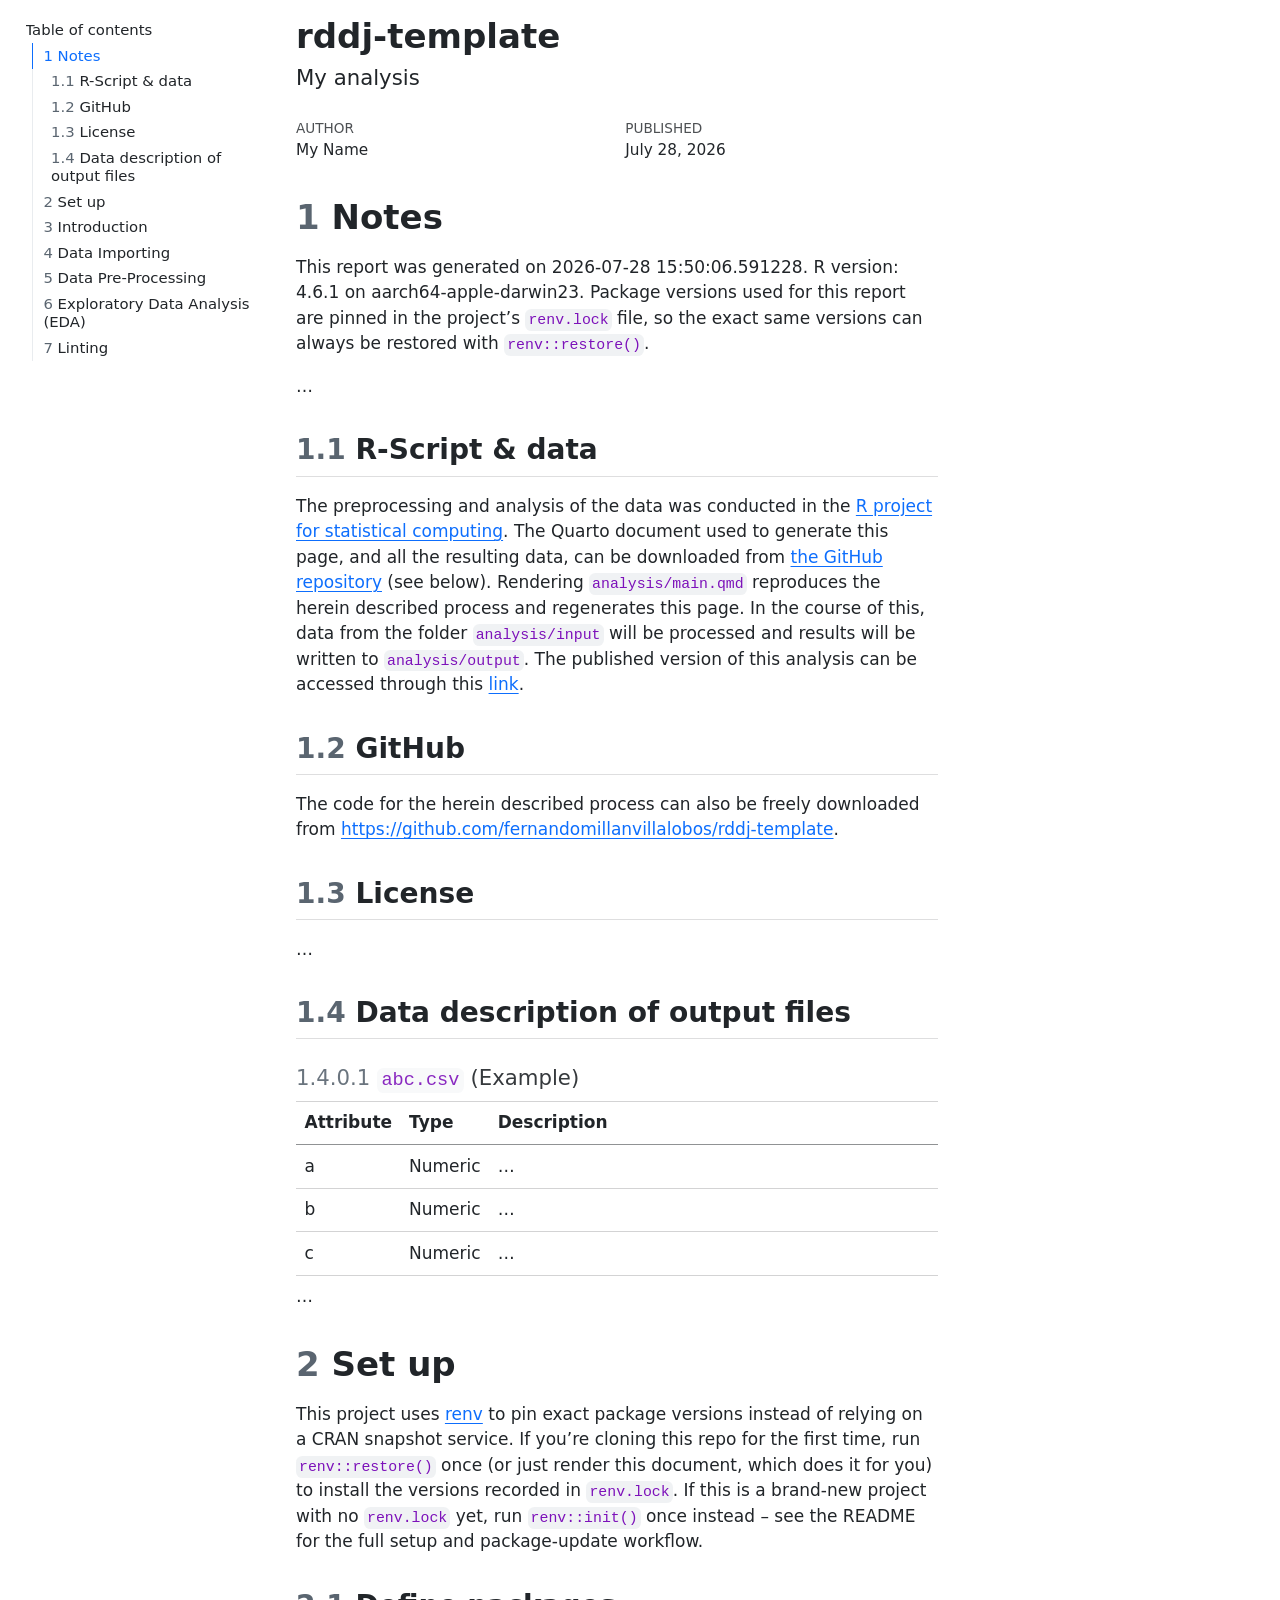
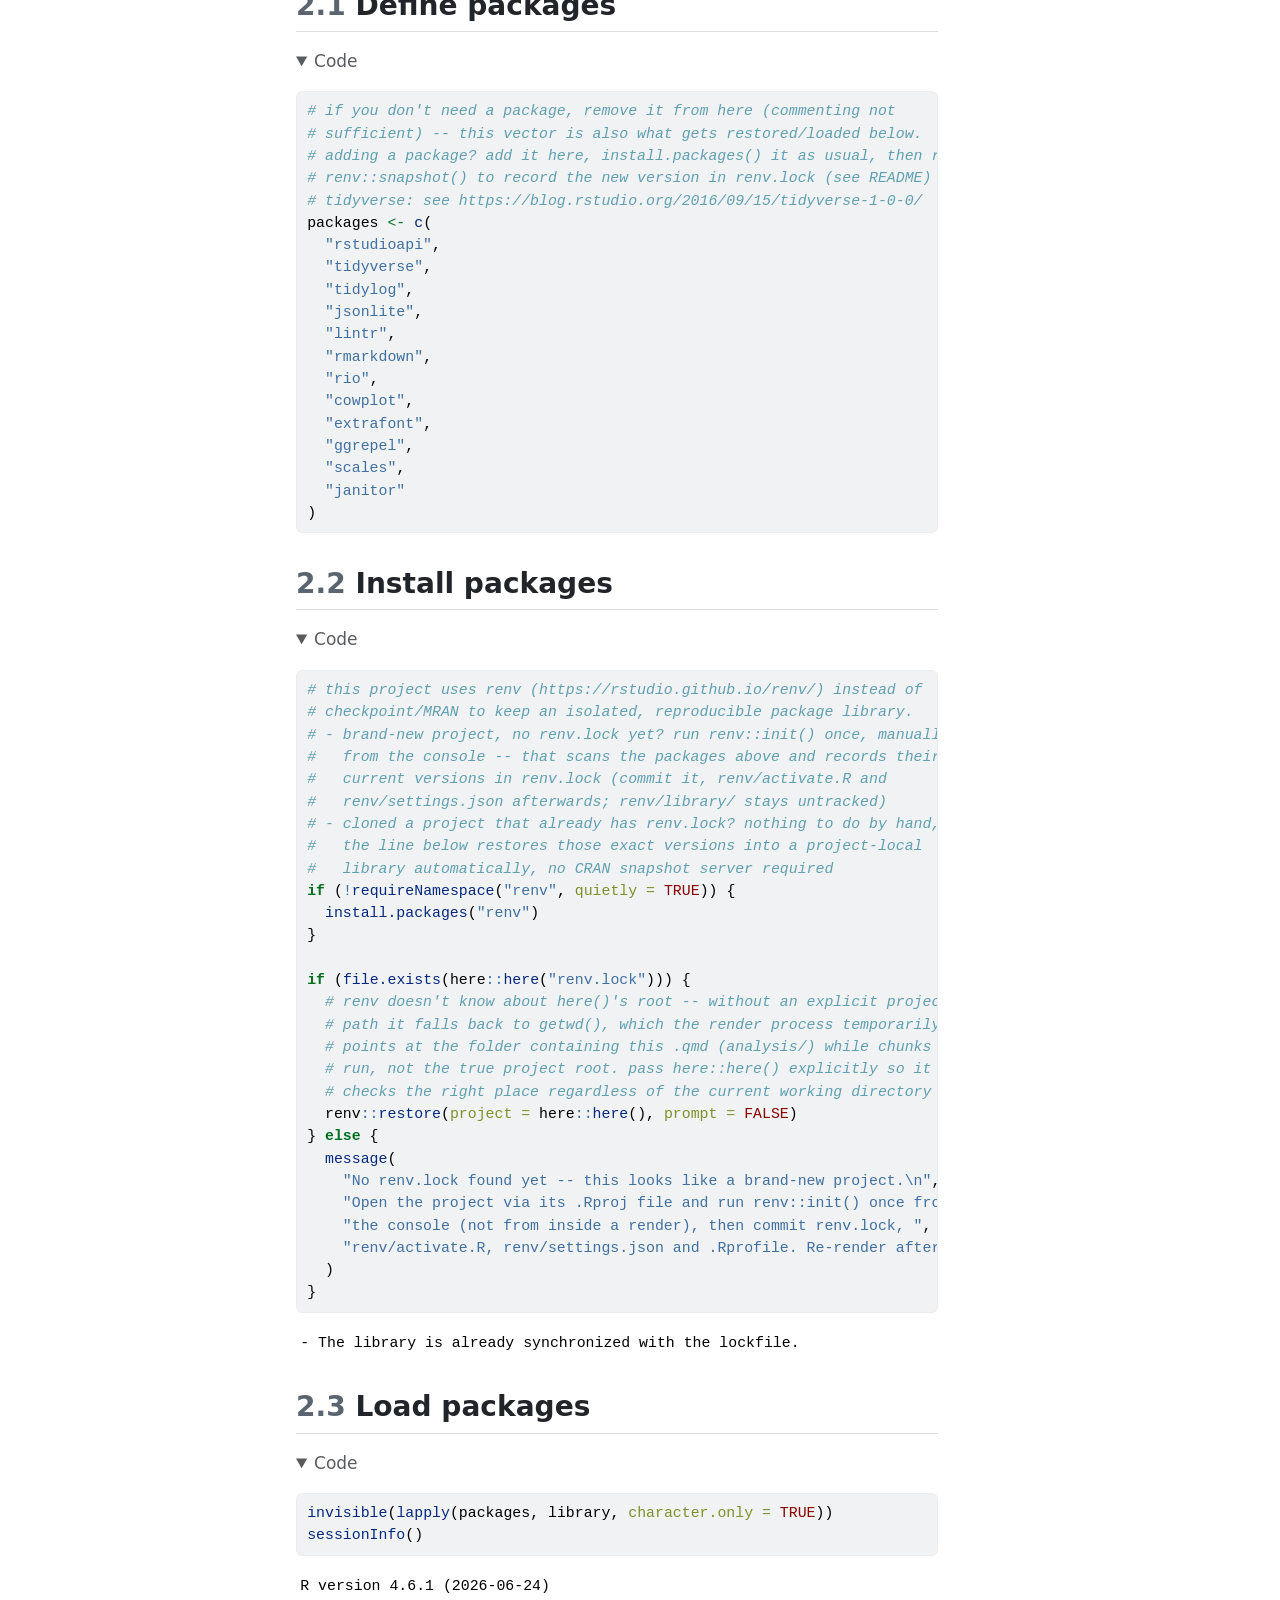
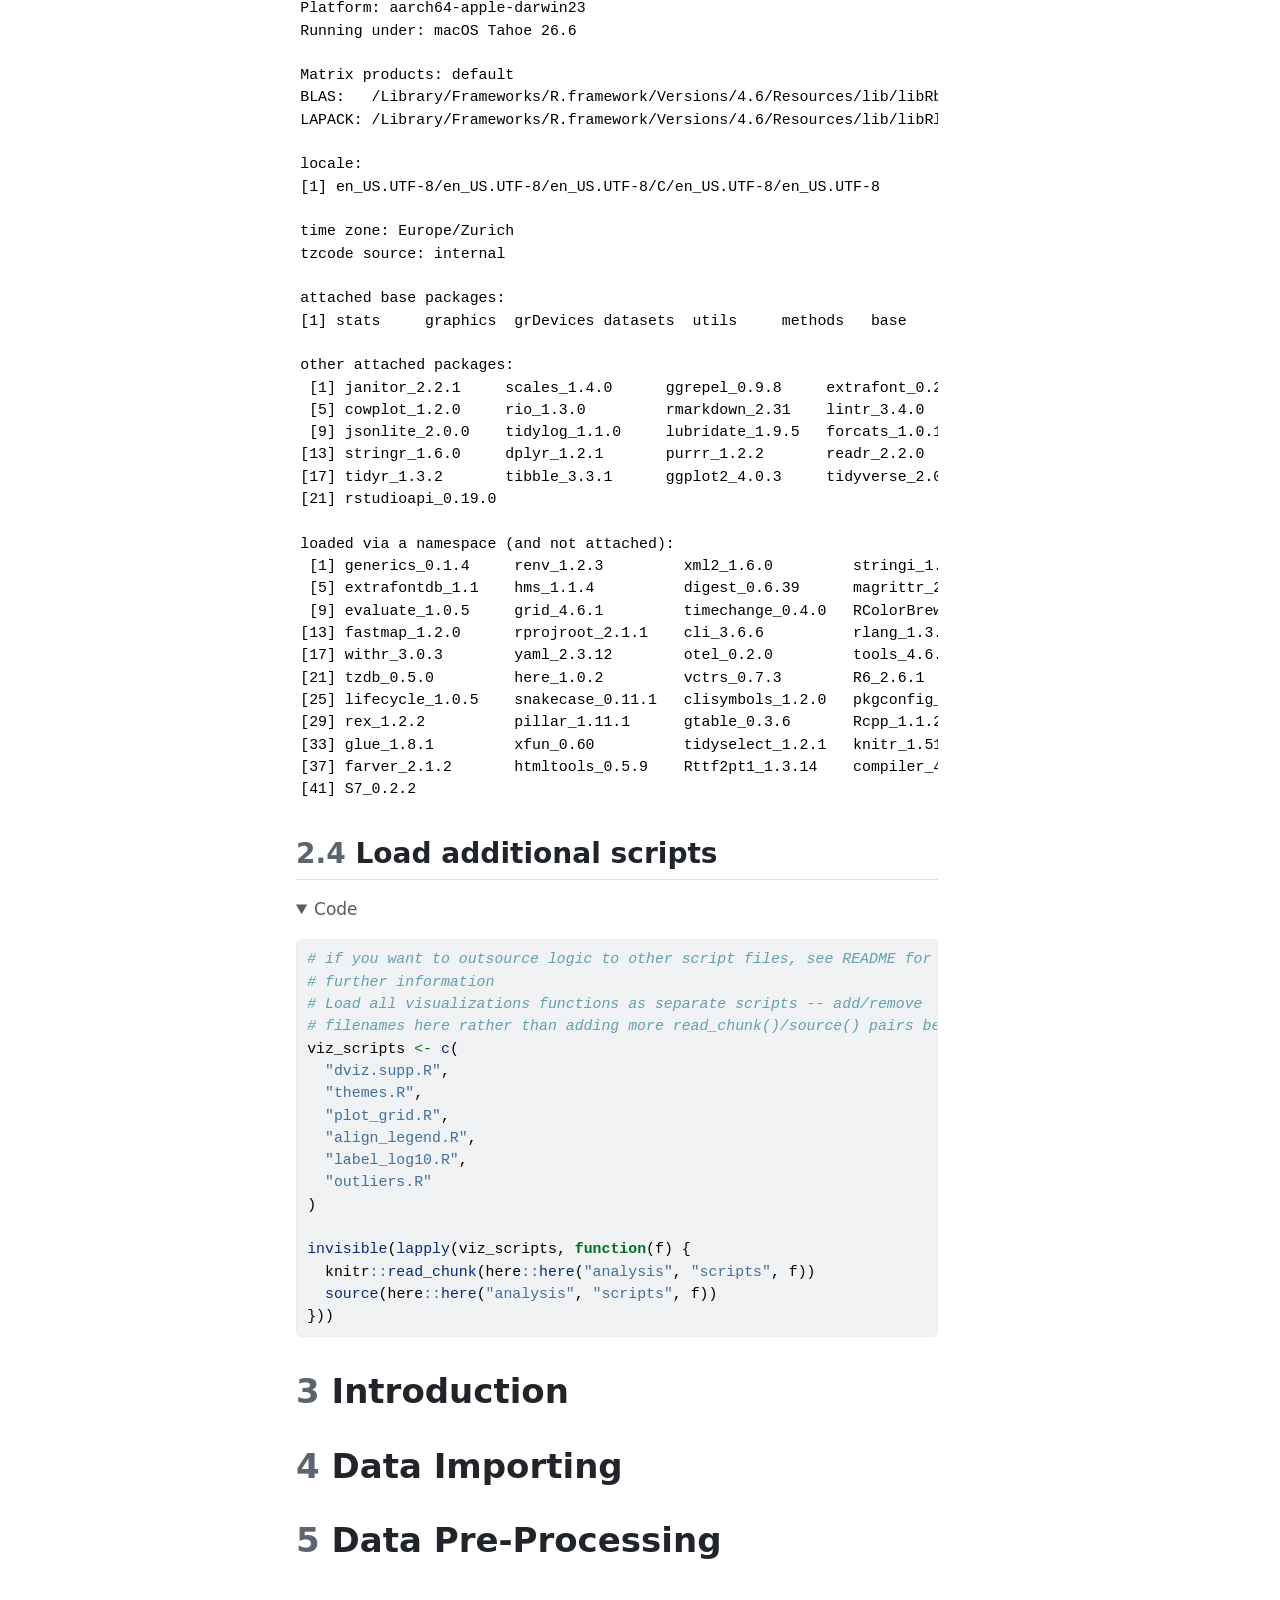
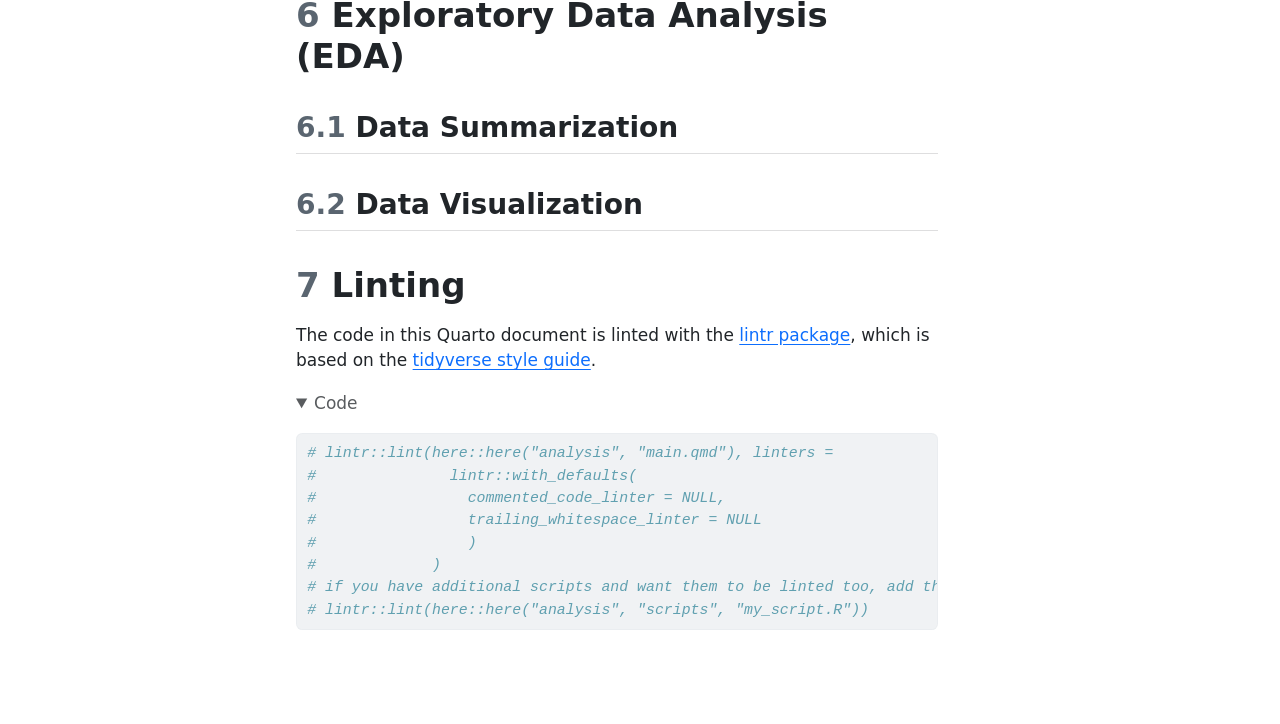
<file: main.html>
<!DOCTYPE html>
<html xmlns="http://www.w3.org/1999/xhtml" lang="en" xml:lang="en"><head>

<meta charset="utf-8">
<meta name="generator" content="quarto-1.10.18">

<meta name="viewport" content="width=device-width, initial-scale=1.0, user-scalable=yes">

<meta name="author" content="My Name">
<meta name="dcterms.date" content="2026-07-28">

<title>rddj-template</title>
<style>
/* Default styles provided by pandoc.
** See https://pandoc.org/MANUAL.html#variables-for-html for config info.
*/
span.smallcaps{font-variant: small-caps;}
div.columns{display: flex; gap: 1.5em;}
div.column{flex: auto;}
@media screen {
div.columns{gap: min(4vw, 1.5em);}
div.column{overflow-x: auto;}
}
div.hanging-indent{margin-left: 1.5em; text-indent: -1.5em;}
ul.task-list{list-style: none;}
ul.task-list li input[type="checkbox"] {
  width: 0.8em;
  margin: 0 0.8em 0.2em -1em; /* quarto-specific, see https://github.com/quarto-dev/quarto-cli/issues/4556 */ 
  vertical-align: middle;
}
/* CSS for syntax highlighting */
html { -webkit-text-size-adjust: 100%; }
pre > code.sourceCode { white-space: pre; position: relative; }
pre > code.sourceCode > span { display: inline-block; line-height: 1.25; }
pre > code.sourceCode > span:empty { height: 1.2em; }
.sourceCode { overflow: visible; }
code.sourceCode > span { color: inherit; text-decoration: inherit; }
div.sourceCode { margin: 1em 0; }
pre.sourceCode { margin: 0; }
@media screen {
div.sourceCode { overflow: auto; }
}
@media print {
pre > code.sourceCode { white-space: pre-wrap; }
pre > code.sourceCode > span { text-indent: -5em; padding-left: 5em; }
}
pre.numberSource code
  { counter-reset: source-line 0; }
pre.numberSource code > span
  { position: relative; left: -4em; counter-increment: source-line; }
pre.numberSource code > span > a:first-child::before
  { content: counter(source-line);
    position: relative; left: -1em; text-align: right; vertical-align: baseline;
    border: none; display: inline-block;
    -webkit-touch-callout: none; -webkit-user-select: none;
    -khtml-user-select: none; -moz-user-select: none;
    -ms-user-select: none; user-select: none;
    padding: 0 4px; width: 4em;
  }
pre.numberSource { margin-left: 3em;  padding-left: 4px; }
div.sourceCode
  {   }
@media screen {
pre > code.sourceCode > span > a:first-child::before { text-decoration: underline; }
}
</style>


<script src="main_files/libs/clipboard/clipboard.min.js"></script>
<script src="main_files/libs/quarto-html/quarto.js" type="module"></script>
<script src="main_files/libs/quarto-html/tabsets/tabsets.js" type="module"></script>
<script src="main_files/libs/quarto-html/popper.min.js"></script>
<script src="main_files/libs/quarto-html/tippy.umd.min.js"></script>
<script src="main_files/libs/quarto-html/anchor.min.js"></script>
<link href="main_files/libs/quarto-html/tippy.css" rel="stylesheet">
<link href="main_files/libs/quarto-html/quarto-syntax-highlighting-aced932c6eb97d642153b8e218288f9f.css" rel="stylesheet" id="quarto-text-highlighting-styles">
<script src="main_files/libs/bootstrap/bootstrap.min.js"></script>
<link href="main_files/libs/bootstrap/bootstrap-icons.css" rel="stylesheet">
<link href="main_files/libs/bootstrap/bootstrap-d1dca51297adddd3f402a89abaf7ccfd.min.css" rel="stylesheet" append-hash="true" id="quarto-bootstrap" data-mode="light">


</head>

<body class="quarto-light">

<div id="quarto-content" class="page-columns page-rows-contents page-layout-article toc-left">
<div id="quarto-sidebar-toc-left" class="sidebar toc-left">
  <nav id="TOC" role="doc-toc" class="toc-active">
    <h2 id="toc-title">Table of contents</h2>
   
  <ul>
  <li><a href="#notes" id="toc-notes" class="nav-link active" data-scroll-target="#notes"><span class="header-section-number">1</span> Notes</a>
  <ul>
  <li><a href="#r-script-data" id="toc-r-script-data" class="nav-link" data-scroll-target="#r-script-data"><span class="header-section-number">1.1</span> R-Script &amp; data</a></li>
  <li><a href="#github" id="toc-github" class="nav-link" data-scroll-target="#github"><span class="header-section-number">1.2</span> GitHub</a></li>
  <li><a href="#license" id="toc-license" class="nav-link" data-scroll-target="#license"><span class="header-section-number">1.3</span> License</a></li>
  <li><a href="#data-description-of-output-files" id="toc-data-description-of-output-files" class="nav-link" data-scroll-target="#data-description-of-output-files"><span class="header-section-number">1.4</span> Data description of output files</a>
  <ul class="collapse">
  <li><a href="#abc.csv-example" id="toc-abc.csv-example" class="nav-link" data-scroll-target="#abc.csv-example"><span class="header-section-number">1.4.0.1</span> <code>abc.csv</code> (Example)</a></li>
  </ul></li>
  </ul></li>
  <li><a href="#set-up" id="toc-set-up" class="nav-link" data-scroll-target="#set-up"><span class="header-section-number">2</span> Set up</a>
  <ul>
  <li><a href="#define-packages" id="toc-define-packages" class="nav-link" data-scroll-target="#define-packages"><span class="header-section-number">2.1</span> Define packages</a></li>
  <li><a href="#install-packages" id="toc-install-packages" class="nav-link" data-scroll-target="#install-packages"><span class="header-section-number">2.2</span> Install packages</a></li>
  <li><a href="#load-packages" id="toc-load-packages" class="nav-link" data-scroll-target="#load-packages"><span class="header-section-number">2.3</span> Load packages</a></li>
  <li><a href="#load-additional-scripts" id="toc-load-additional-scripts" class="nav-link" data-scroll-target="#load-additional-scripts"><span class="header-section-number">2.4</span> Load additional scripts</a></li>
  </ul></li>
  <li><a href="#introduction" id="toc-introduction" class="nav-link" data-scroll-target="#introduction"><span class="header-section-number">3</span> Introduction</a></li>
  <li><a href="#data-importing" id="toc-data-importing" class="nav-link" data-scroll-target="#data-importing"><span class="header-section-number">4</span> Data Importing</a></li>
  <li><a href="#data-pre-processing" id="toc-data-pre-processing" class="nav-link" data-scroll-target="#data-pre-processing"><span class="header-section-number">5</span> Data Pre-Processing</a></li>
  <li><a href="#exploratory-data-analysis-eda" id="toc-exploratory-data-analysis-eda" class="nav-link" data-scroll-target="#exploratory-data-analysis-eda"><span class="header-section-number">6</span> Exploratory Data Analysis (EDA)</a>
  <ul>
  <li><a href="#data-summarization" id="toc-data-summarization" class="nav-link" data-scroll-target="#data-summarization"><span class="header-section-number">6.1</span> Data Summarization</a></li>
  <li><a href="#data-visualization" id="toc-data-visualization" class="nav-link" data-scroll-target="#data-visualization"><span class="header-section-number">6.2</span> Data Visualization</a></li>
  </ul></li>
  <li><a href="#linting" id="toc-linting" class="nav-link" data-scroll-target="#linting"><span class="header-section-number">7</span> Linting</a></li>
  </ul>
</nav>
</div>
<div id="quarto-margin-sidebar" class="sidebar margin-sidebar zindex-bottom">
</div>
<main class="content" id="quarto-document-content">

<header id="title-block-header" class="quarto-title-block default">
<div class="quarto-title">
<h1 class="title">rddj-template</h1>
<p class="subtitle lead">My analysis</p>
</div>



<div class="quarto-title-meta">

    <div>
    <div class="quarto-title-meta-heading">Author</div>
    <div class="quarto-title-meta-contents">
             <p>My Name </p>
          </div>
  </div>
    
    <div>
    <div class="quarto-title-meta-heading">Published</div>
    <div class="quarto-title-meta-contents">
      <p class="date">July 28, 2026</p>
    </div>
  </div>
  
    
  </div>
  


</header>


<section id="notes" class="level1" data-number="1">
<h1 data-number="1"><span class="header-section-number">1</span> Notes</h1>
<p>This report was generated on 2026-07-28 15:50:06.591228. R version: 4.6.1 on aarch64-apple-darwin23. Package versions used for this report are pinned in the project’s <code>renv.lock</code> file, so the exact same versions can always be restored with <code>renv::restore()</code>.</p>
<p>…</p>
<section id="r-script-data" class="level2" data-number="1.1">
<h2 data-number="1.1" class="anchored" data-anchor-id="r-script-data"><span class="header-section-number">1.1</span> R-Script &amp; data</h2>
<p>The preprocessing and analysis of the data was conducted in the <a href="https://www.r-project.org/">R project for statistical computing</a>. The Quarto document used to generate this page, and all the resulting data, can be downloaded from <a href="https://github.com/fernandomillanvillalobos/rddj-template">the GitHub repository</a> (see below). Rendering <code>analysis/main.qmd</code> reproduces the herein described process and regenerates this page. In the course of this, data from the folder <code>analysis/input</code> will be processed and results will be written to <code>analysis/output</code>. The published version of this analysis can be accessed through this <a href="https://fernandomillanvillalobos.github.io/rddj-template/">link</a>.</p>
</section>
<section id="github" class="level2" data-number="1.2">
<h2 data-number="1.2" class="anchored" data-anchor-id="github"><span class="header-section-number">1.2</span> GitHub</h2>
<p>The code for the herein described process can also be freely downloaded from <a href="https://github.com/fernandomillanvillalobos/rddj-template">https://github.com/fernandomillanvillalobos/rddj-template</a>.</p>
</section>
<section id="license" class="level2" data-number="1.3">
<h2 data-number="1.3" class="anchored" data-anchor-id="license"><span class="header-section-number">1.3</span> License</h2>
<p>…</p>
</section>
<section id="data-description-of-output-files" class="level2" data-number="1.4">
<h2 data-number="1.4" class="anchored" data-anchor-id="data-description-of-output-files"><span class="header-section-number">1.4</span> Data description of output files</h2>
<section id="abc.csv-example" class="level4" data-number="1.4.0.1">
<h4 data-number="1.4.0.1" class="anchored" data-anchor-id="abc.csv-example"><span class="header-section-number">1.4.0.1</span> <code>abc.csv</code> (Example)</h4>
<table class="caption-top table">
<colgroup>
<col style="width: 7%">
<col style="width: 6%">
<col style="width: 85%">
</colgroup>
<thead>
<tr class="header">
<th>Attribute</th>
<th>Type</th>
<th>Description</th>
</tr>
</thead>
<tbody>
<tr class="odd">
<td>a</td>
<td>Numeric</td>
<td>…</td>
</tr>
<tr class="even">
<td>b</td>
<td>Numeric</td>
<td>…</td>
</tr>
<tr class="odd">
<td>c</td>
<td>Numeric</td>
<td>…</td>
</tr>
</tbody>
</table>
<p>…</p>
</section>
</section>
</section>
<section id="set-up" class="level1" data-number="2">
<h1 data-number="2"><span class="header-section-number">2</span> Set up</h1>
<p>This project uses <a href="https://rstudio.github.io/renv/">renv</a> to pin exact package versions instead of relying on a CRAN snapshot service. If you’re cloning this repo for the first time, run <code>renv::restore()</code> once (or just render this document, which does it for you) to install the versions recorded in <code>renv.lock</code>. If this is a brand-new project with no <code>renv.lock</code> yet, run <code>renv::init()</code> once instead – see the README for the full setup and package-update workflow.</p>
<section id="define-packages" class="level2" data-number="2.1">
<h2 data-number="2.1" class="anchored" data-anchor-id="define-packages"><span class="header-section-number">2.1</span> Define packages</h2>
<div class="cell">
<details open="" class="code-fold">
<summary>Code</summary>
<div class="code-copy-outer-scaffold"><div class="sourceCode cell-code" id="cb1"><pre class="sourceCode r code-with-copy"><code class="sourceCode r"><span id="cb1-1"><a href="#cb1-1" aria-hidden="true" tabindex="-1"></a><span class="co"># if you don't need a package, remove it from here (commenting not</span></span>
<span id="cb1-2"><a href="#cb1-2" aria-hidden="true" tabindex="-1"></a><span class="co"># sufficient) -- this vector is also what gets restored/loaded below.</span></span>
<span id="cb1-3"><a href="#cb1-3" aria-hidden="true" tabindex="-1"></a><span class="co"># adding a package? add it here, install.packages() it as usual, then run</span></span>
<span id="cb1-4"><a href="#cb1-4" aria-hidden="true" tabindex="-1"></a><span class="co"># renv::snapshot() to record the new version in renv.lock (see README)</span></span>
<span id="cb1-5"><a href="#cb1-5" aria-hidden="true" tabindex="-1"></a><span class="co"># tidyverse: see https://blog.rstudio.org/2016/09/15/tidyverse-1-0-0/</span></span>
<span id="cb1-6"><a href="#cb1-6" aria-hidden="true" tabindex="-1"></a>packages <span class="ot">&lt;-</span> <span class="fu">c</span>(</span>
<span id="cb1-7"><a href="#cb1-7" aria-hidden="true" tabindex="-1"></a>  <span class="st">"rstudioapi"</span>,</span>
<span id="cb1-8"><a href="#cb1-8" aria-hidden="true" tabindex="-1"></a>  <span class="st">"tidyverse"</span>,</span>
<span id="cb1-9"><a href="#cb1-9" aria-hidden="true" tabindex="-1"></a>  <span class="st">"tidylog"</span>,</span>
<span id="cb1-10"><a href="#cb1-10" aria-hidden="true" tabindex="-1"></a>  <span class="st">"jsonlite"</span>,</span>
<span id="cb1-11"><a href="#cb1-11" aria-hidden="true" tabindex="-1"></a>  <span class="st">"lintr"</span>,</span>
<span id="cb1-12"><a href="#cb1-12" aria-hidden="true" tabindex="-1"></a>  <span class="st">"rmarkdown"</span>,</span>
<span id="cb1-13"><a href="#cb1-13" aria-hidden="true" tabindex="-1"></a>  <span class="st">"rio"</span>,</span>
<span id="cb1-14"><a href="#cb1-14" aria-hidden="true" tabindex="-1"></a>  <span class="st">"cowplot"</span>,</span>
<span id="cb1-15"><a href="#cb1-15" aria-hidden="true" tabindex="-1"></a>  <span class="st">"extrafont"</span>,</span>
<span id="cb1-16"><a href="#cb1-16" aria-hidden="true" tabindex="-1"></a>  <span class="st">"ggrepel"</span>,</span>
<span id="cb1-17"><a href="#cb1-17" aria-hidden="true" tabindex="-1"></a>  <span class="st">"scales"</span>,</span>
<span id="cb1-18"><a href="#cb1-18" aria-hidden="true" tabindex="-1"></a>  <span class="st">"janitor"</span></span>
<span id="cb1-19"><a href="#cb1-19" aria-hidden="true" tabindex="-1"></a>)</span></code></pre></div><button title="Copy to Clipboard" class="code-copy-button"><i class="bi"></i></button></div>
</details>
</div>
</section>
<section id="install-packages" class="level2" data-number="2.2">
<h2 data-number="2.2" class="anchored" data-anchor-id="install-packages"><span class="header-section-number">2.2</span> Install packages</h2>
<div class="cell">
<details open="" class="code-fold">
<summary>Code</summary>
<div class="code-copy-outer-scaffold"><div class="sourceCode cell-code" id="cb2"><pre class="sourceCode r code-with-copy"><code class="sourceCode r"><span id="cb2-1"><a href="#cb2-1" aria-hidden="true" tabindex="-1"></a><span class="co"># this project uses renv (https://rstudio.github.io/renv/) instead of</span></span>
<span id="cb2-2"><a href="#cb2-2" aria-hidden="true" tabindex="-1"></a><span class="co"># checkpoint/MRAN to keep an isolated, reproducible package library.</span></span>
<span id="cb2-3"><a href="#cb2-3" aria-hidden="true" tabindex="-1"></a><span class="co"># - brand-new project, no renv.lock yet? run renv::init() once, manually,</span></span>
<span id="cb2-4"><a href="#cb2-4" aria-hidden="true" tabindex="-1"></a><span class="co">#   from the console -- that scans the packages above and records their</span></span>
<span id="cb2-5"><a href="#cb2-5" aria-hidden="true" tabindex="-1"></a><span class="co">#   current versions in renv.lock (commit it, renv/activate.R and</span></span>
<span id="cb2-6"><a href="#cb2-6" aria-hidden="true" tabindex="-1"></a><span class="co">#   renv/settings.json afterwards; renv/library/ stays untracked)</span></span>
<span id="cb2-7"><a href="#cb2-7" aria-hidden="true" tabindex="-1"></a><span class="co"># - cloned a project that already has renv.lock? nothing to do by hand,</span></span>
<span id="cb2-8"><a href="#cb2-8" aria-hidden="true" tabindex="-1"></a><span class="co">#   the line below restores those exact versions into a project-local</span></span>
<span id="cb2-9"><a href="#cb2-9" aria-hidden="true" tabindex="-1"></a><span class="co">#   library automatically, no CRAN snapshot server required</span></span>
<span id="cb2-10"><a href="#cb2-10" aria-hidden="true" tabindex="-1"></a><span class="cf">if</span> (<span class="sc">!</span><span class="fu">requireNamespace</span>(<span class="st">"renv"</span>, <span class="at">quietly =</span> <span class="cn">TRUE</span>)) {</span>
<span id="cb2-11"><a href="#cb2-11" aria-hidden="true" tabindex="-1"></a>  <span class="fu">install.packages</span>(<span class="st">"renv"</span>)</span>
<span id="cb2-12"><a href="#cb2-12" aria-hidden="true" tabindex="-1"></a>}</span>
<span id="cb2-13"><a href="#cb2-13" aria-hidden="true" tabindex="-1"></a></span>
<span id="cb2-14"><a href="#cb2-14" aria-hidden="true" tabindex="-1"></a><span class="cf">if</span> (<span class="fu">file.exists</span>(here<span class="sc">::</span><span class="fu">here</span>(<span class="st">"renv.lock"</span>))) {</span>
<span id="cb2-15"><a href="#cb2-15" aria-hidden="true" tabindex="-1"></a>  <span class="co"># renv doesn't know about here()'s root -- without an explicit project</span></span>
<span id="cb2-16"><a href="#cb2-16" aria-hidden="true" tabindex="-1"></a>  <span class="co"># path it falls back to getwd(), which the render process temporarily</span></span>
<span id="cb2-17"><a href="#cb2-17" aria-hidden="true" tabindex="-1"></a>  <span class="co"># points at the folder containing this .qmd (analysis/) while chunks</span></span>
<span id="cb2-18"><a href="#cb2-18" aria-hidden="true" tabindex="-1"></a>  <span class="co"># run, not the true project root. pass here::here() explicitly so it</span></span>
<span id="cb2-19"><a href="#cb2-19" aria-hidden="true" tabindex="-1"></a>  <span class="co"># checks the right place regardless of the current working directory</span></span>
<span id="cb2-20"><a href="#cb2-20" aria-hidden="true" tabindex="-1"></a>  renv<span class="sc">::</span><span class="fu">restore</span>(<span class="at">project =</span> here<span class="sc">::</span><span class="fu">here</span>(), <span class="at">prompt =</span> <span class="cn">FALSE</span>)</span>
<span id="cb2-21"><a href="#cb2-21" aria-hidden="true" tabindex="-1"></a>} <span class="cf">else</span> {</span>
<span id="cb2-22"><a href="#cb2-22" aria-hidden="true" tabindex="-1"></a>  <span class="fu">message</span>(</span>
<span id="cb2-23"><a href="#cb2-23" aria-hidden="true" tabindex="-1"></a>    <span class="st">"No renv.lock found yet -- this looks like a brand-new project.</span><span class="sc">\n</span><span class="st">"</span>,</span>
<span id="cb2-24"><a href="#cb2-24" aria-hidden="true" tabindex="-1"></a>    <span class="st">"Open the project via its .Rproj file and run renv::init() once from "</span>,</span>
<span id="cb2-25"><a href="#cb2-25" aria-hidden="true" tabindex="-1"></a>    <span class="st">"the console (not from inside a render), then commit renv.lock, "</span>,</span>
<span id="cb2-26"><a href="#cb2-26" aria-hidden="true" tabindex="-1"></a>    <span class="st">"renv/activate.R, renv/settings.json and .Rprofile. Re-render afterwards."</span></span>
<span id="cb2-27"><a href="#cb2-27" aria-hidden="true" tabindex="-1"></a>  )</span>
<span id="cb2-28"><a href="#cb2-28" aria-hidden="true" tabindex="-1"></a>}</span></code></pre></div><button title="Copy to Clipboard" class="code-copy-button"><i class="bi"></i></button></div>
</details>
<div class="cell-output cell-output-stdout">
<pre><code>- The library is already synchronized with the lockfile.</code></pre>
</div>
</div>
</section>
<section id="load-packages" class="level2" data-number="2.3">
<h2 data-number="2.3" class="anchored" data-anchor-id="load-packages"><span class="header-section-number">2.3</span> Load packages</h2>
<div class="cell">
<details open="" class="code-fold">
<summary>Code</summary>
<div class="code-copy-outer-scaffold"><div class="sourceCode cell-code" id="cb4"><pre class="sourceCode r code-with-copy"><code class="sourceCode r"><span id="cb4-1"><a href="#cb4-1" aria-hidden="true" tabindex="-1"></a><span class="fu">invisible</span>(<span class="fu">lapply</span>(packages, library, <span class="at">character.only =</span> <span class="cn">TRUE</span>))</span>
<span id="cb4-2"><a href="#cb4-2" aria-hidden="true" tabindex="-1"></a><span class="fu">sessionInfo</span>()</span></code></pre></div><button title="Copy to Clipboard" class="code-copy-button"><i class="bi"></i></button></div>
</details>
<div class="cell-output cell-output-stdout">
<pre><code>R version 4.6.1 (2026-06-24)
Platform: aarch64-apple-darwin23
Running under: macOS Tahoe 26.6

Matrix products: default
BLAS:   /Library/Frameworks/R.framework/Versions/4.6/Resources/lib/libRblas.0.dylib 
LAPACK: /Library/Frameworks/R.framework/Versions/4.6/Resources/lib/libRlapack.dylib;  LAPACK version 3.12.1

locale:
[1] en_US.UTF-8/en_US.UTF-8/en_US.UTF-8/C/en_US.UTF-8/en_US.UTF-8

time zone: Europe/Zurich
tzcode source: internal

attached base packages:
[1] stats     graphics  grDevices datasets  utils     methods   base     

other attached packages:
 [1] janitor_2.2.1     scales_1.4.0      ggrepel_0.9.8     extrafont_0.20   
 [5] cowplot_1.2.0     rio_1.3.0         rmarkdown_2.31    lintr_3.4.0      
 [9] jsonlite_2.0.0    tidylog_1.1.0     lubridate_1.9.5   forcats_1.0.1    
[13] stringr_1.6.0     dplyr_1.2.1       purrr_1.2.2       readr_2.2.0      
[17] tidyr_1.3.2       tibble_3.3.1      ggplot2_4.0.3     tidyverse_2.0.0  
[21] rstudioapi_0.19.0

loaded via a namespace (and not attached):
 [1] generics_0.1.4     renv_1.2.3         xml2_1.6.0         stringi_1.8.7     
 [5] extrafontdb_1.1    hms_1.1.4          digest_0.6.39      magrittr_2.0.5    
 [9] evaluate_1.0.5     grid_4.6.1         timechange_0.4.0   RColorBrewer_1.1-3
[13] fastmap_1.2.0      rprojroot_2.1.1    cli_3.6.6          rlang_1.3.0       
[17] withr_3.0.3        yaml_2.3.12        otel_0.2.0         tools_4.6.1       
[21] tzdb_0.5.0         here_1.0.2         vctrs_0.7.3        R6_2.6.1          
[25] lifecycle_1.0.5    snakecase_0.11.1   clisymbols_1.2.0   pkgconfig_2.0.3   
[29] rex_1.2.2          pillar_1.11.1      gtable_0.3.6       Rcpp_1.1.2        
[33] glue_1.8.1         xfun_0.60          tidyselect_1.2.1   knitr_1.51        
[37] farver_2.1.2       htmltools_0.5.9    Rttf2pt1_1.3.14    compiler_4.6.1    
[41] S7_0.2.2          </code></pre>
</div>
</div>
</section>
<section id="load-additional-scripts" class="level2" data-number="2.4">
<h2 data-number="2.4" class="anchored" data-anchor-id="load-additional-scripts"><span class="header-section-number">2.4</span> Load additional scripts</h2>
<div class="cell">
<details open="" class="code-fold">
<summary>Code</summary>
<div class="code-copy-outer-scaffold"><div class="sourceCode cell-code" id="cb6"><pre class="sourceCode r code-with-copy"><code class="sourceCode r"><span id="cb6-1"><a href="#cb6-1" aria-hidden="true" tabindex="-1"></a><span class="co"># if you want to outsource logic to other script files, see README for</span></span>
<span id="cb6-2"><a href="#cb6-2" aria-hidden="true" tabindex="-1"></a><span class="co"># further information</span></span>
<span id="cb6-3"><a href="#cb6-3" aria-hidden="true" tabindex="-1"></a><span class="co"># Load all visualizations functions as separate scripts -- add/remove</span></span>
<span id="cb6-4"><a href="#cb6-4" aria-hidden="true" tabindex="-1"></a><span class="co"># filenames here rather than adding more read_chunk()/source() pairs below</span></span>
<span id="cb6-5"><a href="#cb6-5" aria-hidden="true" tabindex="-1"></a>viz_scripts <span class="ot">&lt;-</span> <span class="fu">c</span>(</span>
<span id="cb6-6"><a href="#cb6-6" aria-hidden="true" tabindex="-1"></a>  <span class="st">"dviz.supp.R"</span>,</span>
<span id="cb6-7"><a href="#cb6-7" aria-hidden="true" tabindex="-1"></a>  <span class="st">"themes.R"</span>,</span>
<span id="cb6-8"><a href="#cb6-8" aria-hidden="true" tabindex="-1"></a>  <span class="st">"plot_grid.R"</span>,</span>
<span id="cb6-9"><a href="#cb6-9" aria-hidden="true" tabindex="-1"></a>  <span class="st">"align_legend.R"</span>,</span>
<span id="cb6-10"><a href="#cb6-10" aria-hidden="true" tabindex="-1"></a>  <span class="st">"label_log10.R"</span>,</span>
<span id="cb6-11"><a href="#cb6-11" aria-hidden="true" tabindex="-1"></a>  <span class="st">"outliers.R"</span></span>
<span id="cb6-12"><a href="#cb6-12" aria-hidden="true" tabindex="-1"></a>)</span>
<span id="cb6-13"><a href="#cb6-13" aria-hidden="true" tabindex="-1"></a></span>
<span id="cb6-14"><a href="#cb6-14" aria-hidden="true" tabindex="-1"></a><span class="fu">invisible</span>(<span class="fu">lapply</span>(viz_scripts, <span class="cf">function</span>(f) {</span>
<span id="cb6-15"><a href="#cb6-15" aria-hidden="true" tabindex="-1"></a>  knitr<span class="sc">::</span><span class="fu">read_chunk</span>(here<span class="sc">::</span><span class="fu">here</span>(<span class="st">"analysis"</span>, <span class="st">"scripts"</span>, f))</span>
<span id="cb6-16"><a href="#cb6-16" aria-hidden="true" tabindex="-1"></a>  <span class="fu">source</span>(here<span class="sc">::</span><span class="fu">here</span>(<span class="st">"analysis"</span>, <span class="st">"scripts"</span>, f))</span>
<span id="cb6-17"><a href="#cb6-17" aria-hidden="true" tabindex="-1"></a>}))</span></code></pre></div><button title="Copy to Clipboard" class="code-copy-button"><i class="bi"></i></button></div>
</details>
</div>
</section>
</section>
<section id="introduction" class="level1" data-number="3">
<h1 data-number="3"><span class="header-section-number">3</span> Introduction</h1>
</section>
<section id="data-importing" class="level1" data-number="4">
<h1 data-number="4"><span class="header-section-number">4</span> Data Importing</h1>
</section>
<section id="data-pre-processing" class="level1" data-number="5">
<h1 data-number="5"><span class="header-section-number">5</span> Data Pre-Processing</h1>
</section>
<section id="exploratory-data-analysis-eda" class="level1" data-number="6">
<h1 data-number="6"><span class="header-section-number">6</span> Exploratory Data Analysis (EDA)</h1>
<section id="data-summarization" class="level2" data-number="6.1">
<h2 data-number="6.1" class="anchored" data-anchor-id="data-summarization"><span class="header-section-number">6.1</span> Data Summarization</h2>
</section>
<section id="data-visualization" class="level2" data-number="6.2">
<h2 data-number="6.2" class="anchored" data-anchor-id="data-visualization"><span class="header-section-number">6.2</span> Data Visualization</h2>
</section>
</section>
<section id="linting" class="level1" data-number="7">
<h1 data-number="7"><span class="header-section-number">7</span> Linting</h1>
<p>The code in this Quarto document is linted with the <a href="https://github.com/jimhester/lintr">lintr package</a>, which is based on the <a href="http://style.tidyverse.org/">tidyverse style guide</a>.</p>
<div class="cell">
<details open="" class="code-fold">
<summary>Code</summary>
<div class="code-copy-outer-scaffold"><div class="sourceCode cell-code" id="cb7"><pre class="sourceCode r code-with-copy"><code class="sourceCode r"><span id="cb7-1"><a href="#cb7-1" aria-hidden="true" tabindex="-1"></a><span class="co"># lintr::lint(here::here("analysis", "main.qmd"), linters =</span></span>
<span id="cb7-2"><a href="#cb7-2" aria-hidden="true" tabindex="-1"></a><span class="co">#               lintr::with_defaults(</span></span>
<span id="cb7-3"><a href="#cb7-3" aria-hidden="true" tabindex="-1"></a><span class="co">#                 commented_code_linter = NULL,</span></span>
<span id="cb7-4"><a href="#cb7-4" aria-hidden="true" tabindex="-1"></a><span class="co">#                 trailing_whitespace_linter = NULL</span></span>
<span id="cb7-5"><a href="#cb7-5" aria-hidden="true" tabindex="-1"></a><span class="co">#                 )</span></span>
<span id="cb7-6"><a href="#cb7-6" aria-hidden="true" tabindex="-1"></a><span class="co">#             )</span></span>
<span id="cb7-7"><a href="#cb7-7" aria-hidden="true" tabindex="-1"></a><span class="co"># if you have additional scripts and want them to be linted too, add them here</span></span>
<span id="cb7-8"><a href="#cb7-8" aria-hidden="true" tabindex="-1"></a><span class="co"># lintr::lint(here::here("analysis", "scripts", "my_script.R"))</span></span></code></pre></div><button title="Copy to Clipboard" class="code-copy-button"><i class="bi"></i></button></div>
</details>
</div>
</section>

</main>
<!-- /main column -->
<script id="quarto-html-after-body" type="application/javascript">
  window.document.addEventListener("DOMContentLoaded", function (event) {
    const icon = "";
    const anchorJS = new window.AnchorJS();
    anchorJS.options = {
      placement: 'right',
      icon: icon
    };
    anchorJS.add('.anchored');
    const isCodeAnnotation = (el) => {
      for (const clz of el.classList) {
        if (clz.startsWith('code-annotation-')) {                     
          return true;
        }
      }
      return false;
    }
    const onCopySuccess = function(e) {
      // button target
      const button = e.trigger;
      // don't keep focus
      button.blur();
      // flash "checked"
      button.classList.add('code-copy-button-checked');
      var currentTitle = button.getAttribute("title");
      button.setAttribute("title", "Copied!");
      let tooltip;
      if (window.bootstrap) {
        button.setAttribute("data-bs-toggle", "tooltip");
        button.setAttribute("data-bs-placement", "left");
        button.setAttribute("data-bs-title", "Copied!");
        tooltip = new bootstrap.Tooltip(button, 
          { trigger: "manual", 
            customClass: "code-copy-button-tooltip",
            offset: [0, -8]});
        tooltip.show();    
      }
      setTimeout(function() {
        if (tooltip) {
          tooltip.hide();
          button.removeAttribute("data-bs-title");
          button.removeAttribute("data-bs-toggle");
          button.removeAttribute("data-bs-placement");
        }
        button.setAttribute("title", currentTitle);
        button.classList.remove('code-copy-button-checked');
      }, 1000);
      // clear code selection
      e.clearSelection();
    }
    const getTextToCopy = function(trigger) {
      const outerScaffold = trigger.parentElement.cloneNode(true);
      const codeEl = outerScaffold.querySelector('code');
      for (const childEl of codeEl.children) {
        if (isCodeAnnotation(childEl)) {
          childEl.remove();
        }
      }
      return codeEl.innerText;
    }
    const clipboard = new window.ClipboardJS('.code-copy-button:not([data-in-quarto-modal])', {
      text: getTextToCopy
    });
    clipboard.on('success', onCopySuccess);
    if (window.document.getElementById('quarto-embedded-source-code-modal')) {
      const clipboardModal = new window.ClipboardJS('.code-copy-button[data-in-quarto-modal]', {
        text: getTextToCopy,
        container: window.document.getElementById('quarto-embedded-source-code-modal')
      });
      clipboardModal.on('success', onCopySuccess);
    }
      var localhostRegex = new RegExp(/^(?:http|https):\/\/localhost\:?[0-9]*\//);
      var mailtoRegex = new RegExp(/^mailto:/);
        var filterRegex = new RegExp('/' + window.location.host + '/');
      var isInternal = (href) => {
          return filterRegex.test(href) || localhostRegex.test(href) || mailtoRegex.test(href);
      }
      // Inspect non-navigation links and adorn them if external
     var links = window.document.querySelectorAll('a[href]:not(.nav-link):not(.navbar-brand):not(.toc-action):not(.sidebar-link):not(.sidebar-item-toggle):not(.pagination-link):not(.no-external):not([aria-hidden]):not(.dropdown-item):not(.quarto-navigation-tool):not(.about-link)');
      for (var i=0; i<links.length; i++) {
        const link = links[i];
        if (!isInternal(link.href)) {
          // undo the damage that might have been done by quarto-nav.js in the case of
          // links that we want to consider external
          if (link.dataset.originalHref !== undefined) {
            link.href = link.dataset.originalHref;
          }
        }
      }
    function tippyHover(el, contentFn, onTriggerFn, onUntriggerFn) {
      const config = {
        allowHTML: true,
        maxWidth: 500,
        delay: 100,
        arrow: false,
        appendTo: function(el) {
            return el.parentElement;
        },
        interactive: true,
        interactiveBorder: 10,
        theme: 'quarto',
        placement: 'bottom-start',
      };
      if (contentFn) {
        config.content = contentFn;
      }
      if (onTriggerFn) {
        config.onTrigger = onTriggerFn;
      }
      if (onUntriggerFn) {
        config.onUntrigger = onUntriggerFn;
      }
      window.tippy(el, config); 
    }
    const noterefs = window.document.querySelectorAll('a[role="doc-noteref"]');
    for (var i=0; i<noterefs.length; i++) {
      const ref = noterefs[i];
      tippyHover(ref, function() {
        // use id or data attribute instead here
        let href = ref.getAttribute('data-footnote-href') || ref.getAttribute('href');
        try { href = new URL(href).hash; } catch {}
        const id = href.replace(/^#\/?/, "");
        const note = window.document.getElementById(id);
        if (note) {
          return note.innerHTML;
        } else {
          return "";
        }
      });
    }
    const xrefs = window.document.querySelectorAll('a.quarto-xref');
    const processXRef = (id, note) => {
      // Strip column container classes
      const stripColumnClz = (el) => {
        el.classList.remove("page-full", "page-columns");
        if (el.children) {
          for (const child of el.children) {
            stripColumnClz(child);
          }
        }
      }
      stripColumnClz(note)
      if (id === null || id.startsWith('sec-')) {
        // Special case sections, only their first couple elements
        const container = document.createElement("div");
        if (note.children && note.children.length > 2) {
          container.appendChild(note.children[0].cloneNode(true));
          for (let i = 1; i < note.children.length; i++) {
            const child = note.children[i];
            if (child.tagName === "P" && child.innerText === "") {
              continue;
            } else {
              container.appendChild(child.cloneNode(true));
              break;
            }
          }
          if (window.Quarto?.typesetMath) {
            window.Quarto.typesetMath(container);
          }
          return container.innerHTML
        } else {
          if (window.Quarto?.typesetMath) {
            window.Quarto.typesetMath(note);
          }
          return note.innerHTML;
        }
      } else {
        // Remove any anchor links if they are present
        const anchorLink = note.querySelector('a.anchorjs-link');
        if (anchorLink) {
          anchorLink.remove();
        }
        if (window.Quarto?.typesetMath) {
          window.Quarto.typesetMath(note);
        }
        if (note.classList.contains("callout")) {
          return note.outerHTML;
        } else {
          return note.innerHTML;
        }
      }
    }
    for (var i=0; i<xrefs.length; i++) {
      const xref = xrefs[i];
      tippyHover(xref, undefined, function(instance) {
        instance.disable();
        let url = xref.getAttribute('href');
        let hash = undefined; 
        if (url.startsWith('#')) {
          hash = url;
        } else {
          try { hash = new URL(url).hash; } catch {}
        }
        if (hash) {
          const id = hash.replace(/^#\/?/, "");
          const note = window.document.getElementById(id);
          if (note !== null) {
            try {
              const html = processXRef(id, note.cloneNode(true));
              instance.setContent(html);
            } finally {
              instance.enable();
              instance.show();
            }
          } else {
            // See if we can fetch this
            fetch(url.split('#')[0])
            .then(res => res.text())
            .then(html => {
              const parser = new DOMParser();
              const htmlDoc = parser.parseFromString(html, "text/html");
              const note = htmlDoc.getElementById(id);
              if (note !== null) {
                const html = processXRef(id, note);
                instance.setContent(html);
              } 
            }).finally(() => {
              instance.enable();
              instance.show();
            });
          }
        } else {
          // See if we can fetch a full url (with no hash to target)
          // This is a special case and we should probably do some content thinning / targeting
          fetch(url)
          .then(res => res.text())
          .then(html => {
            const parser = new DOMParser();
            const htmlDoc = parser.parseFromString(html, "text/html");
            const note = htmlDoc.querySelector('main.content');
            if (note !== null) {
              // This should only happen for chapter cross references
              // (since there is no id in the URL)
              // remove the first header
              if (note.children.length > 0 && note.children[0].tagName === "HEADER") {
                note.children[0].remove();
              }
              const html = processXRef(null, note);
              instance.setContent(html);
            } 
          }).finally(() => {
            instance.enable();
            instance.show();
          });
        }
      }, function(instance) {
      });
    }
        let selectedAnnoteEl;
        const selectorForAnnotation = ( cell, annotation) => {
          let cellAttr = 'data-code-cell="' + cell + '"';
          let lineAttr = 'data-code-annotation="' +  annotation + '"';
          const selector = 'span[' + cellAttr + '][' + lineAttr + ']';
          return selector;
        }
        const selectCodeLines = (annoteEl) => {
          const doc = window.document;
          const targetCell = annoteEl.getAttribute("data-target-cell");
          const targetAnnotation = annoteEl.getAttribute("data-target-annotation");
          const annoteSpan = window.document.querySelector(selectorForAnnotation(targetCell, targetAnnotation));
          const lines = annoteSpan.getAttribute("data-code-lines").split(",");
          const lineIds = lines.map((line) => {
            return targetCell + "-" + line;
          })
          let top = null;
          let height = null;
          let parent = null;
          if (lineIds.length > 0) {
              //compute the position of the single el (top and bottom and make a div)
              const el = window.document.getElementById(lineIds[0]);
              top = el.offsetTop;
              height = el.offsetHeight;
              parent = el.parentElement.parentElement;
            if (lineIds.length > 1) {
              const lastEl = window.document.getElementById(lineIds[lineIds.length - 1]);
              const bottom = lastEl.offsetTop + lastEl.offsetHeight;
              height = bottom - top;
            }
            if (top !== null && height !== null && parent !== null) {
              // cook up a div (if necessary) and position it 
              let div = window.document.getElementById("code-annotation-line-highlight");
              if (div === null) {
                div = window.document.createElement("div");
                div.setAttribute("id", "code-annotation-line-highlight");
                div.style.position = 'absolute';
                parent.appendChild(div);
              }
              div.style.top = top - 2 + "px";
              div.style.height = height + 4 + "px";
              div.style.left = 0;
              let gutterDiv = window.document.getElementById("code-annotation-line-highlight-gutter");
              if (gutterDiv === null) {
                gutterDiv = window.document.createElement("div");
                gutterDiv.setAttribute("id", "code-annotation-line-highlight-gutter");
                gutterDiv.style.position = 'absolute';
                const codeCell = window.document.getElementById(targetCell);
                const gutter = codeCell.querySelector('.code-annotation-gutter');
                gutter.appendChild(gutterDiv);
              }
              gutterDiv.style.top = top - 2 + "px";
              gutterDiv.style.height = height + 4 + "px";
            }
            selectedAnnoteEl = annoteEl;
          }
        };
        const unselectCodeLines = () => {
          const elementsIds = ["code-annotation-line-highlight", "code-annotation-line-highlight-gutter"];
          elementsIds.forEach((elId) => {
            const div = window.document.getElementById(elId);
            if (div) {
              div.remove();
            }
          });
          selectedAnnoteEl = undefined;
        };
          // Handle positioning of the toggle
      window.addEventListener(
        "resize",
        throttle(() => {
          elRect = undefined;
          if (selectedAnnoteEl) {
            selectCodeLines(selectedAnnoteEl);
          }
        }, 10)
      );
      function throttle(fn, ms) {
      let throttle = false;
      let timer;
        return (...args) => {
          if(!throttle) { // first call gets through
              fn.apply(this, args);
              throttle = true;
          } else { // all the others get throttled
              if(timer) clearTimeout(timer); // cancel #2
              timer = setTimeout(() => {
                fn.apply(this, args);
                timer = throttle = false;
              }, ms);
          }
        };
      }
        // Attach click handler to the DT
        const annoteDls = window.document.querySelectorAll('dt[data-target-cell]');
        for (const annoteDlNode of annoteDls) {
          annoteDlNode.addEventListener('click', (event) => {
            const clickedEl = event.target;
            if (clickedEl !== selectedAnnoteEl) {
              unselectCodeLines();
              const activeEl = window.document.querySelector('dt[data-target-cell].code-annotation-active');
              if (activeEl) {
                activeEl.classList.remove('code-annotation-active');
              }
              selectCodeLines(clickedEl);
              clickedEl.classList.add('code-annotation-active');
            } else {
              // Unselect the line
              unselectCodeLines();
              clickedEl.classList.remove('code-annotation-active');
            }
          });
        }
    const findCites = (el) => {
      const parentEl = el.parentElement;
      if (parentEl) {
        const cites = parentEl.dataset.cites;
        if (cites) {
          return {
            el,
            cites: cites.split(' ')
          };
        } else {
          return findCites(el.parentElement)
        }
      } else {
        return undefined;
      }
    };
    var bibliorefs = window.document.querySelectorAll('a[role="doc-biblioref"]');
    for (var i=0; i<bibliorefs.length; i++) {
      const ref = bibliorefs[i];
      const citeInfo = findCites(ref);
      if (citeInfo) {
        tippyHover(citeInfo.el, function() {
          var popup = window.document.createElement('div');
          citeInfo.cites.forEach(function(cite) {
            var citeDiv = window.document.createElement('div');
            citeDiv.classList.add('hanging-indent');
            citeDiv.classList.add('csl-entry');
            var biblioDiv = window.document.getElementById('ref-' + cite);
            if (biblioDiv) {
              citeDiv.innerHTML = biblioDiv.innerHTML;
            }
            popup.appendChild(citeDiv);
          });
          return popup.innerHTML;
        });
      }
    }
  });
  </script>
</div> <!-- /content -->




</body></html>
</file>
<file: main_files/libs/quarto-html/tippy.css>
.tippy-box[data-animation=fade][data-state=hidden]{opacity:0}[data-tippy-root]{max-width:calc(100vw - 10px)}.tippy-box{position:relative;background-color:#333;color:#fff;border-radius:4px;font-size:14px;line-height:1.4;white-space:normal;outline:0;transition-property:transform,visibility,opacity}.tippy-box[data-placement^=top]>.tippy-arrow{bottom:0}.tippy-box[data-placement^=top]>.tippy-arrow:before{bottom:-7px;left:0;border-width:8px 8px 0;border-top-color:initial;transform-origin:center top}.tippy-box[data-placement^=bottom]>.tippy-arrow{top:0}.tippy-box[data-placement^=bottom]>.tippy-arrow:before{top:-7px;left:0;border-width:0 8px 8px;border-bottom-color:initial;transform-origin:center bottom}.tippy-box[data-placement^=left]>.tippy-arrow{right:0}.tippy-box[data-placement^=left]>.tippy-arrow:before{border-width:8px 0 8px 8px;border-left-color:initial;right:-7px;transform-origin:center left}.tippy-box[data-placement^=right]>.tippy-arrow{left:0}.tippy-box[data-placement^=right]>.tippy-arrow:before{left:-7px;border-width:8px 8px 8px 0;border-right-color:initial;transform-origin:center right}.tippy-box[data-inertia][data-state=visible]{transition-timing-function:cubic-bezier(.54,1.5,.38,1.11)}.tippy-arrow{width:16px;height:16px;color:#333}.tippy-arrow:before{content:"";position:absolute;border-color:transparent;border-style:solid}.tippy-content{position:relative;padding:5px 9px;z-index:1}
</file>
<file: main_files/libs/quarto-html/quarto-syntax-highlighting-aced932c6eb97d642153b8e218288f9f.css>
/* quarto syntax highlight colors */
:root {
  --quarto-hl-al-color: #ff0000;
  --quarto-hl-an-color: #60a0b0;
  --quarto-hl-at-color: #7d9029;
  --quarto-hl-bn-color: #40a070;
  --quarto-hl-bu-color: #008000;
  --quarto-hl-ch-color: #4070a0;
  --quarto-hl-co-color: #60a0b0;
  --quarto-hl-cv-color: #60a0b0;
  --quarto-hl-cn-color: #880000;
  --quarto-hl-cf-color: #007020;
  --quarto-hl-dt-color: #902000;
  --quarto-hl-dv-color: #40a070;
  --quarto-hl-do-color: #ba2121;
  --quarto-hl-er-color: #ff0000;
  --quarto-hl-ex-color: inherit;
  --quarto-hl-fl-color: #40a070;
  --quarto-hl-fu-color: #06287e;
  --quarto-hl-im-color: #008000;
  --quarto-hl-in-color: #60a0b0;
  --quarto-hl-kw-color: #007020;
  --quarto-hl-op-color: #666666;
  --quarto-hl-ot-color: #007020;
  --quarto-hl-pp-color: #bc7a00;
  --quarto-hl-sc-color: #4070a0;
  --quarto-hl-ss-color: #bb6688;
  --quarto-hl-st-color: #4070a0;
  --quarto-hl-va-color: #19177c;
  --quarto-hl-vs-color: #4070a0;
  --quarto-hl-wa-color: #60a0b0;
}

/* other quarto variables */
:root {
  --quarto-font-monospace: SFMono-Regular, Menlo, Monaco, Consolas, "Liberation Mono", "Courier New", monospace;
}

/* syntax highlight based on Pandoc's rules */
/* Alert */
code span.al {
  color: #ff0000;
  font-weight: bold;
  font-style: inherit;
}

/* Annotation */
code span.an {
  color: #60a0b0;
  font-weight: bold;
  font-style: italic;
}

/* Attribute */
code span.at {
  color: #7d9029;
  font-style: inherit;
}

/* BaseN */
code span.bn {
  color: #40a070;
  font-style: inherit;
}

/* BuiltIn */
code span.bu {
  color: #008000;
  font-style: inherit;
}

/* ControlFlow */
code span.cf {
  color: #007020;
  font-weight: bold;
  font-style: inherit;
}

/* Char */
code span.ch {
  color: #4070a0;
  font-style: inherit;
}

/* Constant */
code span.cn {
  color: #880000;
  font-style: inherit;
}

/* Comment */
code span.co {
  color: #60a0b0;
  font-style: italic;
}

/* CommentVar */
code span.cv {
  color: #60a0b0;
  font-weight: bold;
  font-style: italic;
}

/* Documentation */
code span.do {
  color: #ba2121;
  font-style: italic;
}

/* DataType */
code span.dt {
  color: #902000;
  font-style: inherit;
}

/* DecVal */
code span.dv {
  color: #40a070;
  font-style: inherit;
}

/* Error */
code span.er {
  color: #ff0000;
  font-weight: bold;
  font-style: inherit;
}

/* Extension */
code span.ex {
  font-style: inherit;
}

/* Float */
code span.fl {
  color: #40a070;
  font-style: inherit;
}

/* Function */
code span.fu {
  color: #06287e;
  font-style: inherit;
}

/* Import */
code span.im {
  color: #008000;
  font-weight: bold;
  font-style: inherit;
}

/* Information */
code span.in {
  color: #60a0b0;
  font-weight: bold;
  font-style: italic;
}

/* Keyword */
code span.kw {
  color: #007020;
  font-weight: bold;
  font-style: inherit;
}

/* Operator */
code span.op {
  color: #666666;
  font-style: inherit;
}

/* Other */
code span.ot {
  color: #007020;
  font-style: inherit;
}

/* Preprocessor */
code span.pp {
  color: #bc7a00;
  font-style: inherit;
}

/* SpecialChar */
code span.sc {
  color: #4070a0;
  font-style: inherit;
}

/* SpecialString */
code span.ss {
  color: #bb6688;
  font-style: inherit;
}

/* String */
code span.st {
  color: #4070a0;
  font-style: inherit;
}

/* Variable */
code span.va {
  color: #19177c;
  font-style: inherit;
}

/* VerbatimString */
code span.vs {
  color: #4070a0;
  font-style: inherit;
}

/* Warning */
code span.wa {
  color: #60a0b0;
  font-weight: bold;
  font-style: italic;
}

.prevent-inlining {
  content: "</";
}

/*# sourceMappingURL=762e73070d648f521f59831332d41cbd.css.map */
</file>
